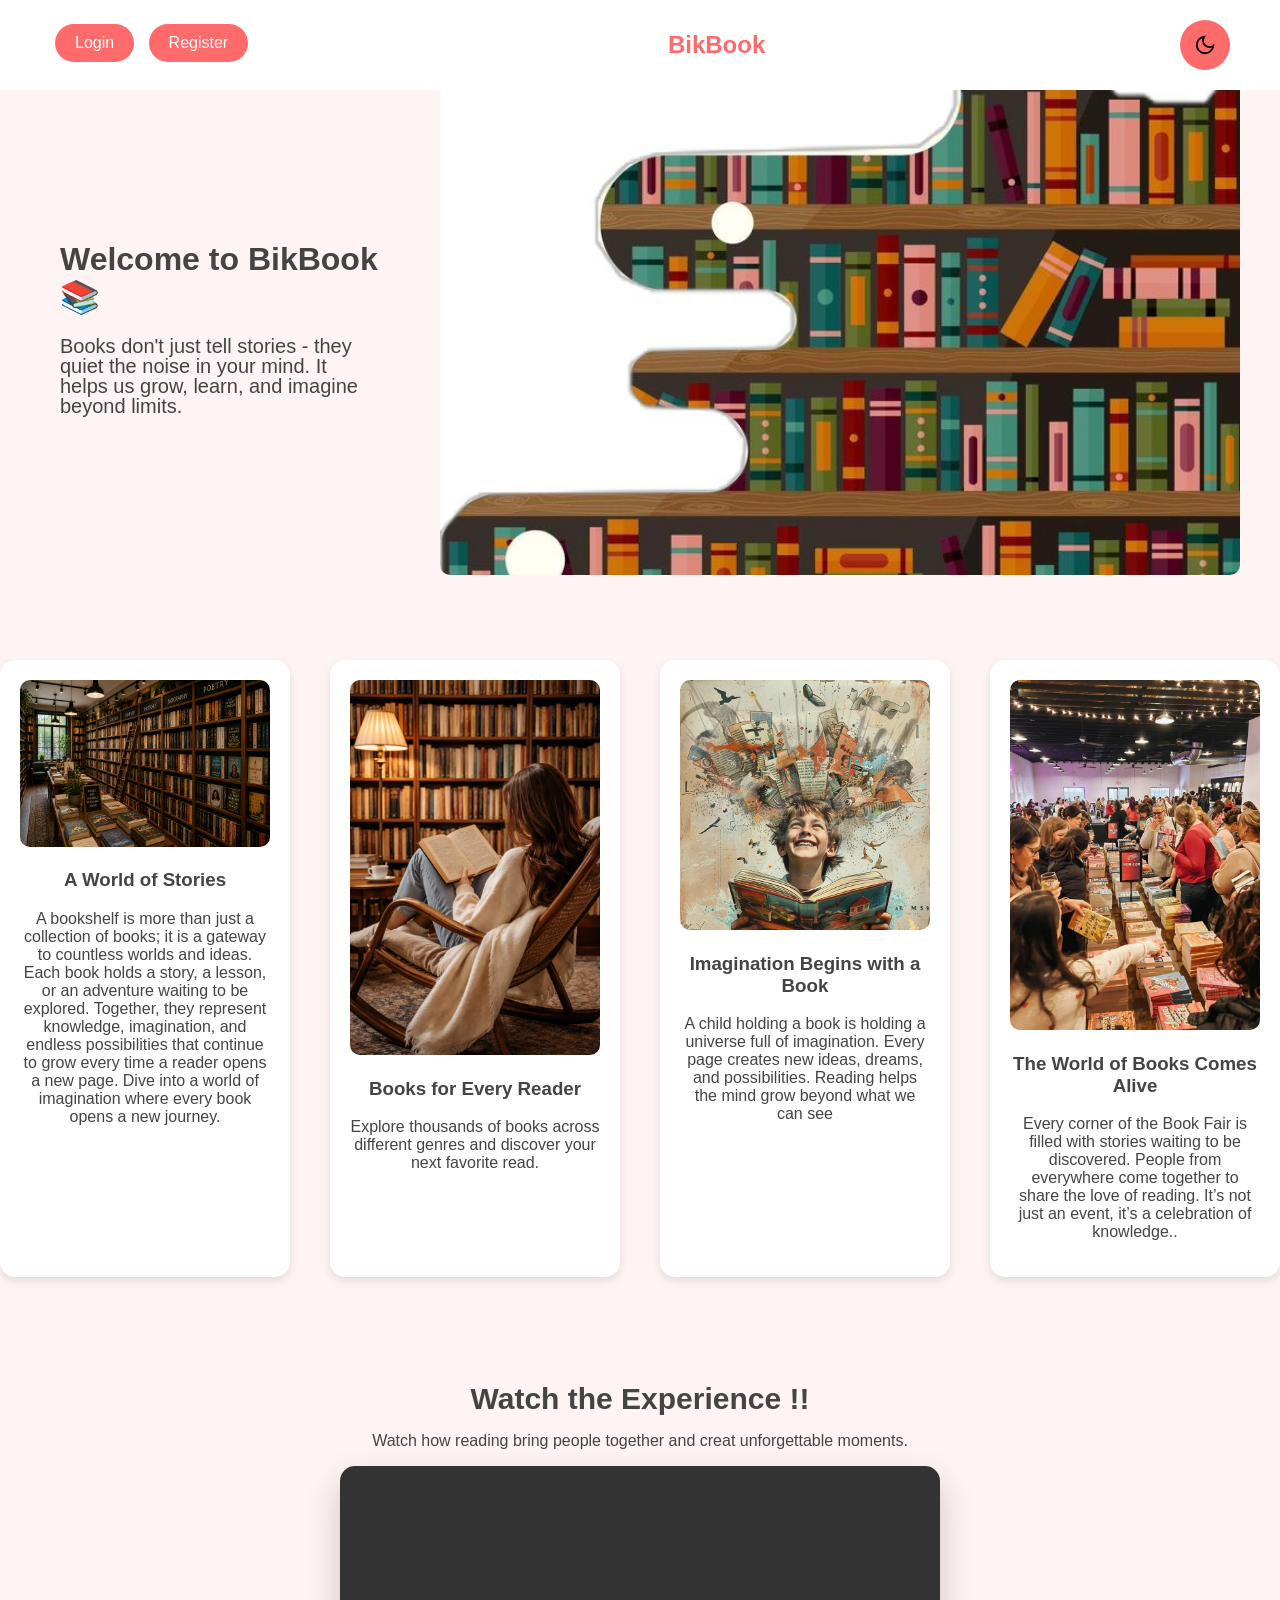
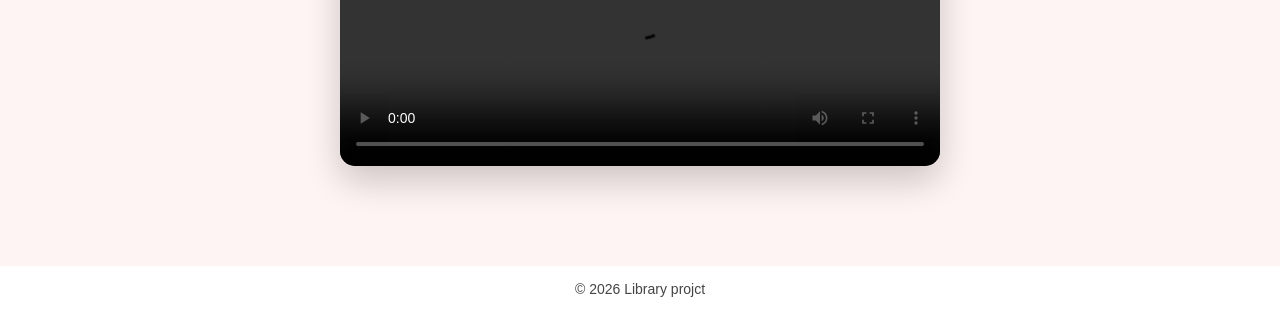
<file: Final Projectt/index.html>
<!DOCTYPE html>
<html>
<head>
    <meta charset="UTF-8">
    <title>Book Fair</title>
    <link rel="stylesheet" href="style.css">
</head>

<body>
<header class="header">

  <div class="left">
    <a href="login.html" class="btn login">Login</a>
    <a href="register.html" class="btn register">Register</a>
  </div>

  <div class="center">
    <h1 class="logo">BikBook</h1>
  </div>

  <button class="theme-btn" onclick="toggleTheme()">
    <svg id="themeIcon" width="22" height="22" viewBox="0 0 24 24" fill="none" stroke="white" stroke-width="2">
      <path d="M21 12.79A9 9 0 1 1 11.21 3 7 7 0 0 0 21 12.79z"/>
    </svg>
  </button>

</header>
<section class="hero-split">
    
    <div class="hero-text">
        <h1>Welcome to BikBook📚</h1>
        <p> Books don't just tell stories - they quiet the noise in your mind.
             It helps us grow, learn, and imagine beyond limits.
        
        </p>
    </div>
    <img src="books4.jpeg" class="hero-img">
</section>
<section class="books">

    <div class="card">
        <img src="books5.png">
        <h3>A World of Stories</h3>
        <p> A bookshelf is more than just a collection of books; it is a gateway to countless worlds and ideas. Each book holds a story, a lesson, or an adventure waiting to be explored. Together, they represent knowledge, imagination, and endless possibilities that continue to grow every time a reader opens a new page.
        Dive into a world of imagination where every book opens a new journey.</p>
    </div>

    <div class="card">
        <img src="books6.jpeg">
        <h3>Books for Every Reader</h3>
        <p>Explore thousands of books across different genres and discover your next favorite read.</p>
    </div>
    <div class="card">
        <img src="books7.jpeg">
        <h3>Imagination Begins with a Book</h3>
        <p>A child holding a book is holding a universe full of imagination.
          Every page creates new ideas, dreams, and possibilities.
          Reading helps the mind grow beyond what we can see</p>
    </div>
    <div class="card">
        <img src="books8.jpeg">
        <h3>The World of Books Comes Alive</h3>
        <p>Every corner of the Book Fair is filled with stories waiting to be discovered. People from everywhere come together to share the love of reading. It’s not just an event, it’s a celebration of knowledge..</p>
    </div>

</section>
<script src="main.js"></script>
<section class="video-section">
    <h2> Watch the Experience !!</h2>
    <p> Watch how reading bring people together and creat unforgettable moments.</p>
    <div class="video-container">
        <video controls>
            <source src="video.mp4.mp4"video/mp4">
            Your browser does not support the video tag.
        </video>
    </div>
</section>
<footer class="footer">
    <p>© 2026 Library projct</p>
    
</footer>
</body>
</html>
</file>
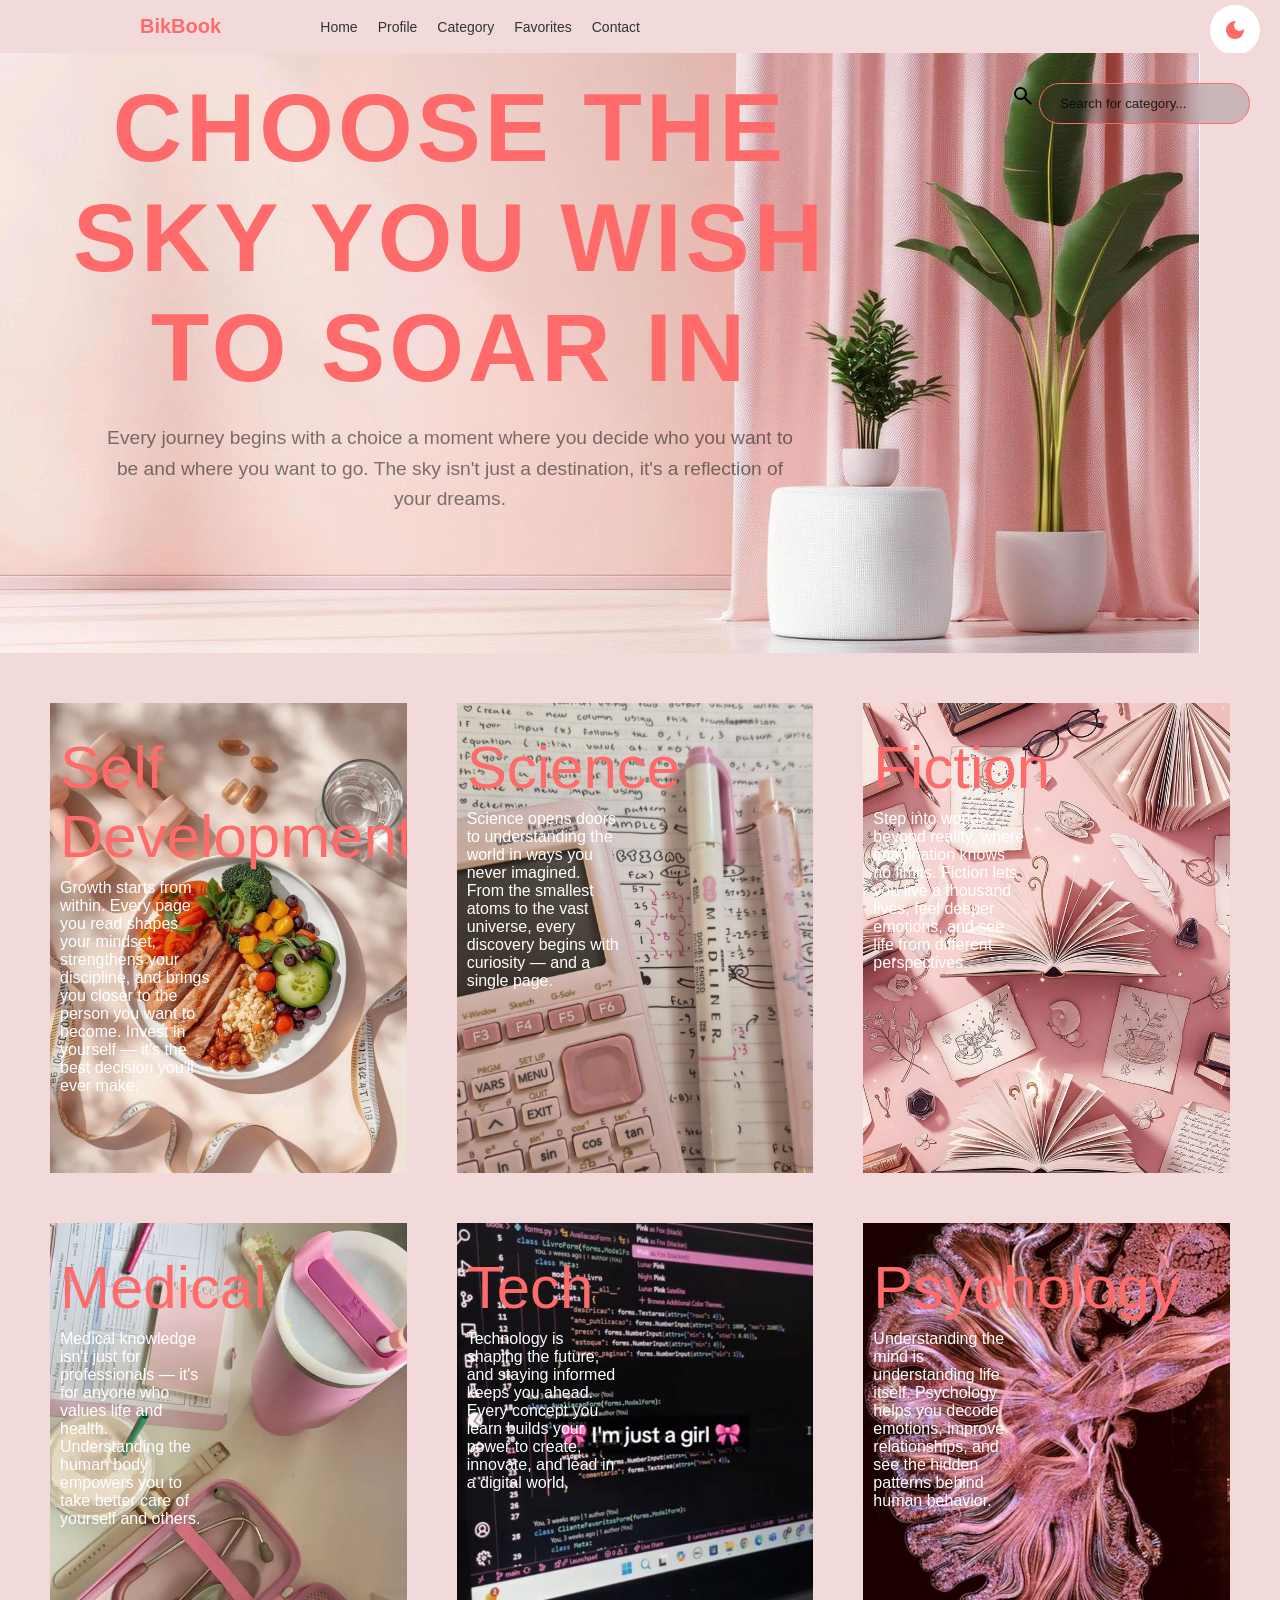
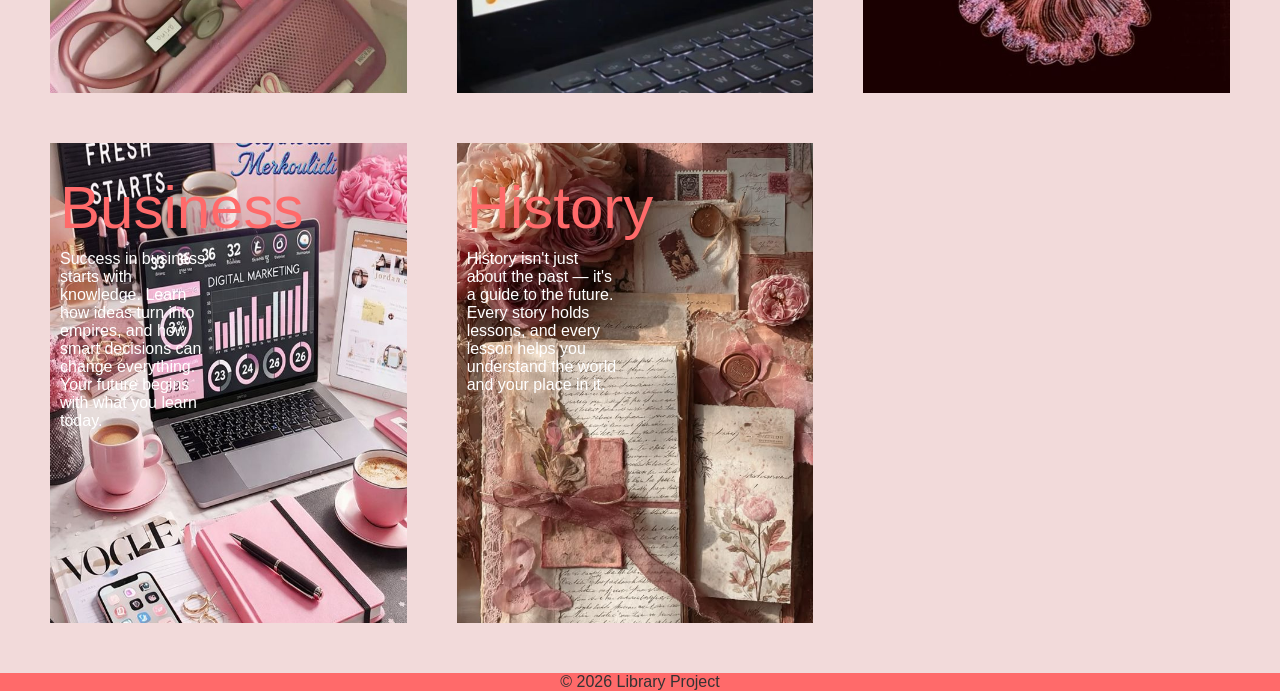
<file: category.html>
<!DOCTYPE html>
<html lang="en">
<head>
    <meta charset="UTF-8">
    <link rel="stylesheet" href="css.css">
    <link href="https://fonts.googleapis.com/css2?family=Poppins:wght@300;400;600&display=swap" rel="stylesheet">
    <title>category</title>
</head>


<body>

    <nav>
        <div class="logo">BikBook</div>

        <ul>
            <li><a href="home.html">Home</a></li>
            <li><a href="profile.html">Profile</a></li>
            <li><a href="category.html">Category</a></li>
            <li><a href="favorite.html">Favorites</a></li>
            <li><a href="contact.html">Contact</a></li>
        </ul>

        <button id="theme-switch">
            <svg xmlns="http://www.w3.org/2000/svg" height="24px" viewBox="0 -960 960 960" width="24px">
                <path
                    d="M480-120q-150 0-255-105T120-480q0-150 105-255t255-105q14 0 27.5 1t26.5 3q-41 29-65.5 75.5T444-660q0 90 63 153t153 63q55 0 101-24.5t75-65.5q2 13 3 26.5t1 27.5q0 150-105 255T480-120Z">
                </path>
            </svg>
            <svg xmlns="http://www.w3.org/2000/svg" height="24px" viewBox="0 -960 960 960" width="24px">
                <path
                    d="M480-280q-83 0-141.5-58.5T280-480q0-83 58.5-141.5T480-680q83 0 141.5 58.5T680-480q0 83-58.5 141.5T480-280ZM200-440H40v-80h160v80Zm720 0H760v-80h160v80ZM440-760v-160h80v160h-80Zm0 720v-160h80v160h-80ZM256-650l-101-97 57-59 96 100-52 56Zm492 496-97-101 53-55 101 97-57 59Zm-98-550 97-101 59 57-100 96-56-52ZM154-212l101-97 55 53-97 101-59-57Z">
                </path>
            </svg>
        </button>
    </nav>
    <main>
        
        <section class="first">
            <div class="one"></div>
        
            <div class="search">
                <label><svg xmlns="http://www.w3.org/2000/svg" height="24px" viewBox="0 -960 960 960" width="24px" fill="#e3e3e3">
                    <path
                        d="M784-120 532-372q-30 24-69 38t-83 14q-109 0-184.5-75.5T120-580q0-109 75.5-184.5T380-840q109 0 184.5 75.5T640-580q0 44-14 83t-38 69l252 252-56 56ZM380-400q75 0 127.5-52.5T560-580q0-75-52.5-127.5T380-760q-75 0-127.5 52.5T200-580q0 75 52.5 127.5T380-400Z" />
                </svg></label>
                <input type="search" id="searchBox" onkeyup="handleSearch()" placeholder="Search for category...">
            </div>
        
            <div class="intro">
                <h1 class="head">Choose the sky you wish to soar in</h1>
                <p class="prag">
                    Every journey begins with a choice a moment where you decide who you want to be and where you want to go.
                    The sky isn't just a destination, it's a reflection of your dreams.
                </p>
            </div>
            <div class="tir"></div>
        </section>
        <section class="categories second">
            
                 <a href="book_list.html?cat=self" class="card a1" target="_blank">
                    <div class="a" id="selfdev">
                        <h3>Self Development</h3>
                        <p class="sel">Growth starts from within. Every page you read shapes your mindset, strengthens your discipline, and
                            brings you closer
                            to the person you want to become. Invest in yourself — it's the best decision you'll ever make.</p>

                    </div>
                </a>
                <a href="book_list.html?cat=science" target="_blank" class="card a2">
                    <div class="a" id="science">
                        <h3>Science</h3>
                        <p class="sc">Science opens doors to understanding the world in ways you never imagined. From the smallest atoms to the
                            vast universe,
                            every discovery begins with curiosity — and a single page.</p>
                    </div>
                </a>
                <a href="book_list.html?cat=fiction" target="_blank" class="card a3">
                    <div class="a" id="fiction">
                        <h3>Fiction</h3>
                        <p class="fic">Step into worlds beyond reality, where imagination knows no limits. Fiction lets you live a thousand
                            lives, feel deeper
                            emotions, and see life from different perspectives.</p>
                    </div>
                </a>
                <a href="book_list.html?cat=medical" target="_blank" class="card a4">
                    <div class="a" id="medical">
                        <h3>Medical</h3>
                        <p class="med">Medical knowledge isn't just for professionals — it's for anyone who values life and health.
                            Understanding the human
                            body empowers you to take better care of yourself and others.</p>
                    </div>
                </a>
                <a href="book_list.html?cat=tech" target="_blank" class="card a5">
                    <div class="a" id="tech">
                        <h3>Tech</h3>
                        <p class="tec">Technology is shaping the future, and staying informed keeps you ahead. Every concept you learn builds
                            your power to
                            create, innovate, and lead in a digital world.</p>
                    </div>
                </a>
                <a href="book_list.html?cat=psychology" target="_blank" class="card a6">
                    <div class="a" id="psychology">
                        <h3>Psychology</h3>
                        <p class="psg">Understanding the mind is understanding life itself. Psychology helps you decode emotions, improve
                            relationships, and
                            see the hidden patterns behind human behavior.</p>
                    </div>
                </a>
                <a href="book_list.html?cat=business" target="_blank" class="card a7">
                    <div class="a" id="business">
                        <h3>Business</h3>
                        <p class="bis">Success in business starts with knowledge. Learn how ideas turn into empires, and how smart decisions can
                            change
                            everything. Your future begins with what you learn today.</p>
                    </div>
                </a>
                <a href="book_list.html?cat=history" target="_blank" class="card a8">
                    <div class="a" id="history">
                        <h3>History</h3>
                        <p class="his">History isn't just about the past — it's a guide to the future. Every story holds lessons, and every
                            lesson helps you
                            understand the world and your place in it.</p>
                    </div>
                </a>
                <div class="tr"></div>
        </section>
    </main>
    <footer>
        <p>© 2026 Library Project</p>
    </footer>
<script>
    let darkmode = localStorage.getItem('darkmode')
        const themeSwitch = document.getElementById('theme-switch')

        const enableDarkmode = () => {
            document.body.classList.add('darkmode')
            localStorage.setItem('darkmode', 'active')
        }

        const disableDarkmode = () => {
            document.body.classList.remove('darkmode')
            localStorage.setItem('darkmode', null)
        }

        if (darkmode === "active") enableDarkmode()

        themeSwitch.addEventListener("click", () => {
            darkmode = localStorage.getItem('darkmode')
            darkmode !== "active" ? enableDarkmode() : disableDarkmode()
        })
</script>
<script>
    function handleSearch() {
        let input = document.getElementById("searchBox").value.toLowerCase();

        let categories = {
            "self development": "selfdev",
            "science": "science",
            "fiction": "fiction",
            "medical": "medical",
            "tech": "tech",
            "psychology": "psychology",
            "business": "business",
            "history": "history"
        };

        for (let key in categories) {
            if (input === key) {
                document.getElementById(categories[key]).scrollIntoView({
                    behavior: "smooth"
                });
            }
        }
    }
</script>

</body>

</html>
</html>
</file>
<file: Final Projectt/style.css>
:root {
    --bg: #FFF4F4;
    --text: #444;
    --primary: #FFD58D;
    --accent: #FF6A6A;
    --card:white;
    
}

body {
    color:var(--text);
    margin: 0;
    font-family: Arial;
    background: var(--bg);
    transition: 0.3s ease;
}
.logo {
    font-size: 24px;
    font-weight: bold;
    color: var(--accent);
    margin: 0 40px;
}
a{
    text-decoration: none;
}
header {
    
    display: flex;
    justify-content: space-between;
    padding: 20px 50px;
    align-items: center;
    transition: 0.3s ease;
    background: white;
    z-index: 1000;
    position: relative;
}
/* animation buttons*/
.left a {
    position: relative;
    display: inline-block;
    padding: 10px 20px;
    margin: 0 5px;
    border-radius: 25px;
    text-decoration: none;
    font-weight: 500;
    overflow: hidden;
    transition: all 0.4s ease;
    z-index: 1;
}
body.dark .login {
    color: #fff;
    border-color: #fff;
}

body.dark .login:hover {
    color: #000;
}
.register{
    background: var(--accent);
    color: white;
    transition: 0.3s ease;
}

.register:hover {
    transform: translateY(-3px) scale(1.05);
    box-shadow: 0 10px 20px rgba(255,106,106,0.4);
}
body.dark .register:hover {
    color: #000;
}
.hero {
    position: relative;
    height: 100vh;
    overflow: visible;
}
.hero::before {
    content: "";
    position: absolute;
    width: 100%;
    height: 65%;
    background: white;
    border-bottom-left-radius: 200px;
    border-bottom-right-radius: 200px;
}
/* Content */
.content {
    position: relative;
    text-align: center;
    top: 20%;
    z-index: 2;
}
.content h1 {
    font-size: 40px;
    color: var(--text);
    animation: fade 1s ease;
}

.content p {
    color: gray;
}
.btn {
    margin-top: 20px;
    padding: 12px 30px;
    background: var(--accent);
    border: none;
    border-radius: 25px;
    color: white;
    cursor: pointer;
    transition: 0.3s;
}
body.dark header, body.dark footer{
    background-color: #2d2f31;
    border-color: #3f4144;
}
body.dark header {
    color:#fff
}

.theme-btn {
  width: 50px;
  height: 50px;
  border-radius: 50%;
  background: #FF6A6A;
  border: none;
  display: flex;
  align-items: center;
  justify-content: center;
  cursor: pointer;
  transition: 0.3s;
}
.theme-btn:hover {
  transform: scale(1.1);
}

.theme-btn svg {
  stroke: #000;
}

body.dark .theme-btn svg {
  stroke: #fff;
}

body.dark .theme-btn:hover {
  box-shadow: 0 0 10px rgba(255,255,255,0.2);
}
.btn:hover {
    transform: scale(1.1);
    box-shadow: 0 10px 20px rgba(0,0,0,0.2);
}
/*video*/
.video-container {
    position: relative;
    display: flex;
    justify-content: center;

}
.video-container video{
    width: 70%;
    max-width: 600px;
    border-radius: 15px;
    box-shadow: 0 15px 35px rgba(0,0,0,0.2);
    transition: 0.4s ease;
}
.video-section {
    padding: 80px 20px;
    text-align: center;
    background:var(--bg)
}
.video-section h2 { 
    font-size: 30px;
    margin-bottom: 10px;
    color:var(--text);
    animation: fadeDown 1s ease;
}

.video-container video:hover {
    transform: scale(1.03);
    box-shadow: 0 20px 60px rgba(0,0,0,0.3);
}
.video-section {
    animation: fadeUp 1s ease;
}
/************************************/
.hero-split {
    margin-top: 20px;
    height: 350px;
    display: flex;
     justify-content: space-between;
    align-items: center;
    padding: 40px;
    gap: 40px;
}
.hero-img {
    width: 100%;
    height: 500px;
    object-fit: cover;
    display: block;
    object-position: top;
    border-radius: 10px;
    transition: 0.4s ease;
}
.hero-img:hover {
    transform: scale(1.05);
}
.hero-text {
    margin-left: auto;  
    width: 40%;
    padding: 20px;
    color: var(--text);
    font-size: 18px;
}
.hero-text h1 {
    font-size: 32px;
     margin-bottom: 10px;
    animation: fadeDown 1s ease;
}

.hero-text p {
    line-height: 1;
    font-size: 20px;
}
.books {
    display: flex;
    justify-content: center;
    gap: 40px;
    margin-top: 120px;
}

.card {
    width: 300px;
    text-align: center;
    background: var(--card);
    color: var(--text);
    padding: 20px;
    border-radius: 15px;
    box-shadow: 0 4px 10px rgba(0,0,0,0.1);
    transition: 0.3s;
}

.card img {
    width: 100%;
    border-radius: 10px;
}

.card:hover {
    transform: translateY(-12px) scale(1.03);
    box-shadow: 0 12px 25px rgba(0,0,0,0.2);
}

body.dark {
    --bg: #353535;
    --text: #ffffff;
    --nav:#2a2a2a;
    --card: #2d2f31
}
body.dark .hero-text,
body.dark .hero-text h1,
body.dark .hero-text p {
    color: white;
}
body.dark {
    background: var(--bg);
    color: var(--text);
}
body.dark header {
    background: var(--nav);
 
}
body.dark footer {
    background: var(--nav);
    color: var(--text);
}
body.dark .video-section,
body.dark .images-section{
    background: var(--bg);
}
body.dark .card {
    background: var(--card);
    color: var(--text);
}
/* Animations */
@keyframes fade {
    from {opacity: 0; transform: translateY(30px);}
    to {opacity: 1; transform: translateY(0);}
}

@keyframes float {
    0% {transform: translateY(0);}
    50% {transform: translateY(-20px);}
    100% {transform: translateY(0);}
}
@keyframes fadeUp {
    from {
        opacity: 0;
        transform: translateY(40px);
    }
    to {
        opacity: 1;
        transform: translateY(0);
    }
}
@keyframes fadeDown {
    from {
        opacity: 0;
        transform: translateY(-20px);
    }
    to {
        opacity: 1;
        transform: translateY(0);
    }
}
.footer {
  text-align: center;
  padding: 10px;
  background: var(--card);
  margin-top: 20px;
  
}
.dark{
    background: #333;
    color:white;
}

.footer p {
    margin: 5px 0;
    font-size: 14px;
}
</file>
<file: css.css>
:root{
    --nav-color:#f2dada;
    --nav-el:#333;
    --theme-btn:#ff6a6a;
    --theme-hov:#e04848;
    --theme-line:white;
    --search-pl:#000000;
    --search:rgba(43, 40, 40, 0.2);
    --pr:#00000080;
    --lab:black;
    --search-color:black;
}
.darkmode{
    --nav-color: #01011d;
        --nav-el: #fff8f8;
        --nav-el-line: rgb(239, 17, 17);
        --theme-btn: #ff6a6a;
        --theme-hov: #e04848;
        --theme-line: rgb(0, 0, 0);
        --search-pl: white;
        --search: rgba(255, 244, 244, 0.2);
        --pr: #00000080;
        --lab:#ff6a6a;
        --search-color: white;
}
* {
    margin: 0;
    padding: 0;
    box-sizing: border-box;
    font-family: Arial, sans-serif;
    

}
nav {
    display: flex;
    align-items: center;
    justify-content: space-between;
    padding: 15px 40px;
    background-color: var(--nav-color);
}
.logo {
    font-weight: 700;
    font-size: 20px;
    position: relative;
    left: 100px;
    color: #ff6a6a;
    
}

ul{
    list-style: none;
    display: flex;
    gap: 20px;
}

ul li a {
    position:relative;
    text-decoration: none;
    color: var(--nav-el);
    font-size: 14px;
    right: 600px;
}

ul li a::after {
    content: "";
    position: absolute;
    bottom: -5px;
    left: 50%;
    transform: translateX(-50%);
    width: 0;
    height: 2px;
    background-color: var(--theme-btn);
    transition: 0.3s;
}
/* مش شغااااااااااااااااااااال */
ul li a:hover::after {
    width: 100%;
}

button{
  border: none;
  padding: .8em 2em;
  background-color: var(--primary-color);
  color: white;
  border-radius: 4px;
  font: inherit;
  text-transform: uppercase;
  font-weight: 500;
  cursor: pointer;
  
}
.cta-button{
  background-color: var(--accent-color);
}
#theme-switch{
  height: 50px;
  width: 50px;
  padding: 0;
  border-radius: 50%;
  background-color: #ffffff;
  display: flex;
  justify-content: center;
  align-items: center;
  position: fixed;
  top: 5px;
  right: 20px;
}
#theme-switch svg{
  fill: #ff6a6a;
}
#theme-switch svg:last-child{
  display: none;
}
.darkmode #theme-switch svg:first-child{
  display: none;
}
.darkmode #theme-switch svg:last-child{
  display: block;
}

.first {
    width: 100%;
    height: 600px;
    background-image: url("r.jpg");
    background-size:500px 400px 500px 400px ;
    background-position: left;
    background-attachment: scroll;
    background-repeat: no-repeat;
    display: flex;
    justify-content: left;
    align-items: left;
    position: relative;
    overflow: hidden;
}
.one {
    position: absolute;
    top: 0;
    left: 0;
    width: 100%;
    height: 100%;
    z-index: 1;
}

.intro {
    position: relative;
    z-index: 2;
    text-align: center;
    max-width: 900px;
    padding: 20px;
}

.head {
    font-size: 6rem;
    font-weight: 900;
    color: var(--theme-btn);

    margin: 0;
    text-transform: uppercase;
    letter-spacing: 4px;
}


.prag {
    font-size: 1.2rem;
    color:var(--pr) ;
    line-height: 1.6;
    max-width: 700px;
    margin: 20px auto 0 auto;
    font-weight: 400;
}

.search {
    position: absolute;
    top: 30px;
    right: 30px;
    z-index: 3;
}

.search input {
    padding: 12px 20px;
    border: 1px solid var(--theme-btn);
    border-radius: 25px;
    background: var(--search);
    color: var(--search-color);
    backdrop-filter: blur(5px);
    /* مش باين */
    outline: none;
}

.search input::placeholder {
    color: var(--search-pl);
    opacity: 0.8;
}

.second {
    display: grid;
    grid-template-columns: repeat(3, 1fr);

    gap: 20px;
    padding: 40px;
}

/* هعيط */
.card {
    width: 100%;
    height: 500px;
    background-size: cover;
    background-position: left;
    text-decoration: none;
    position: relative;
    overflow: hidden;
    transition: 0.4s;
    outline: 50px solid var(--nav-color);
        outline-offset: -10px;
}

.a {
    position: absolute;
    bottom: 0;
    width: 50%;
    height: 100%;
    display: flex;
    flex-direction: column;
    padding: 20px;
}

.a h3 {
    color: var(--theme-btn);
    margin-bottom: 8px;
    transform: translateY(20px);
    transition: 0.4s;
    font-size: 60px;
    font-weight: 500;
}

.a p {
    color: var(--theme-line);
    font-size: 16px;
    transform: translateY(20px);
    transition: 0.4s;
    font-weight: 200;
}

.card:hover {
    transform: scale(1.03);
}

.card:hover h3,
.card:hover p {
    transform: translateY(0);
    opacity: 1;
}
.a1{
   background-image: url(7.jpg);
}
.a2 {
    background-image: url(download.png);
}
.a3 {
   
    background-image: url(f9de43eb6c240002a24796cf9b5407c3.jpg);

}
.a4 {
   
    background-image: url(db26af83cf84d3cd811a508a137db454.jpg);
  
}
.a5 {
   
    background-image: url(31855ac9e978e4af5848aa5ffe71b44e.jpg);
    
}
.a6 {
    
    background-image: url(47caec721aae6d3e245c8de107a7ad2a.jpg);
   
}
.a7 {
   
    background-image: url(f47904e6a640320293bb686c9e2bb54c.jpg);
  
}
.a8 {
  
    background-image: url(0278593bda26e6f681e2e4a52c87a5a0.jpg);
   
}
footer{
    width: 100%;
    background-color: var(--theme-btn);
    color: var(--nav-el);
    text-align: center;
}
.tr{
    width: 100%;
        height: 500px;
        background-size: cover;
        background-position: left;
        text-decoration: none;
        position: relative;
        overflow: hidden;
    background-color:var(--nav-color);
    
    outline: 50px solid var(--nav-color);
        outline-offset: -10px;
}
.tir{
    border: var(--nav-color) solid 40px;
    position: relative;
    top:0px;
    right:-300px;
    width:500px;
    background-color: var(--nav-color);
}
label svg{
    fill: var(--lab);
}
</file>
